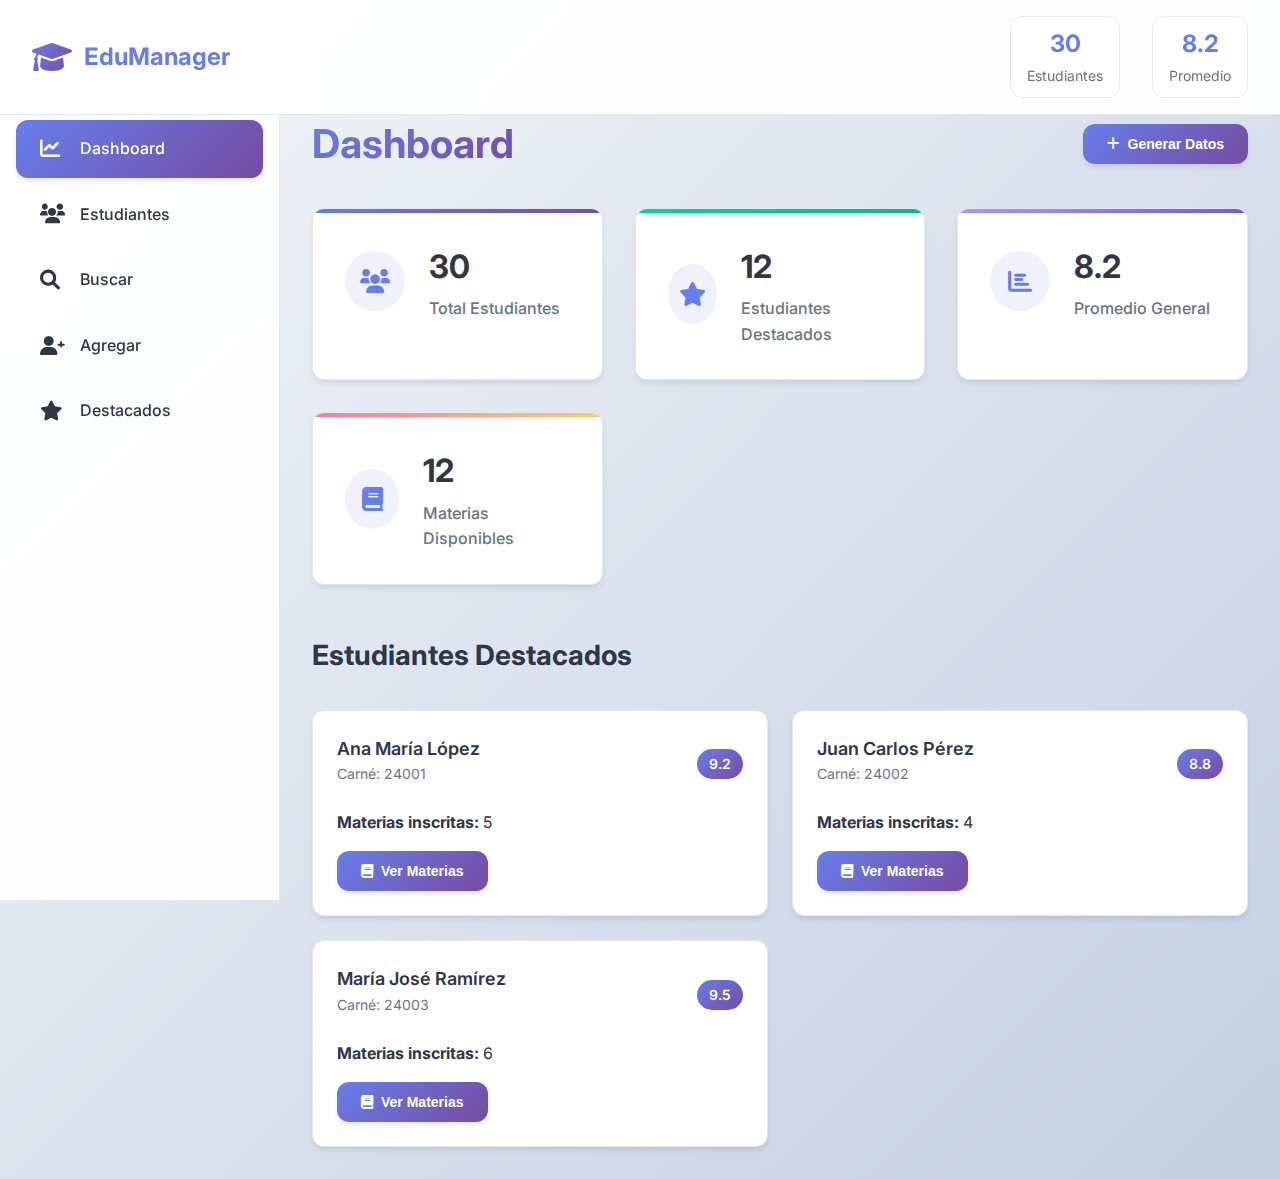
<file: demo.html>
<!DOCTYPE html>
<html lang="es">
<head>
    <meta charset="UTF-8">
    <meta name="viewport" content="width=device-width, initial-scale=1.0">
    <title>Sistema de Gestión de Estudiantes - Demo</title>
    <link href="https://cdnjs.cloudflare.com/ajax/libs/font-awesome/6.0.0/css/all.min.css" rel="stylesheet">
    <link href="https://fonts.googleapis.com/css2?family=Inter:wght@300;400;500;600;700&display=swap" rel="stylesheet">
    <style>
        /* Variables CSS para temas consistentes */
        :root {
            --primary-color: #667eea;
            --primary-gradient: linear-gradient(135deg, #667eea 0%, #764ba2 100%);
            --secondary-color: #f093fb;
            --accent-color: #4facfe;
            --success-color: #00d4aa;
            --warning-color: #ffeaa7;
            --danger-color: #fd79a8;
            --dark-color: #2d3748;
            --light-color: #f7fafc;
            --border-color: #e2e8f0;
            --shadow: 0 4px 6px -1px rgba(0, 0, 0, 0.1);
            --shadow-lg: 0 10px 15px -3px rgba(0, 0, 0, 0.1);
            --border-radius: 12px;
            --transition: all 0.3s cubic-bezier(0.4, 0, 0.2, 1);
        }

        /* Reset y base */
        * {
            margin: 0;
            padding: 0;
            box-sizing: border-box;
        }

        body {
            font-family: 'Inter', -apple-system, BlinkMacSystemFont, sans-serif;
            background: linear-gradient(135deg, #f5f7fa 0%, #c3cfe2 100%);
            color: var(--dark-color);
            line-height: 1.6;
            overflow-x: hidden;
        }

        /* Header moderno */
        .header {
            background: rgba(255, 255, 255, 0.95);
            backdrop-filter: blur(20px);
            border-bottom: 1px solid var(--border-color);
            position: fixed;
            top: 0;
            left: 0;
            right: 0;
            z-index: 1000;
            padding: 1rem 2rem;
        }

        .header-content {
            display: flex;
            justify-content: space-between;
            align-items: center;
            max-width: 1400px;
            margin: 0 auto;
        }

        .logo {
            display: flex;
            align-items: center;
            gap: 0.75rem;
            font-size: 1.5rem;
            font-weight: 700;
            color: var(--primary-color);
        }

        .logo i {
            font-size: 2rem;
            background: var(--primary-gradient);
            -webkit-background-clip: text;
            -webkit-text-fill-color: transparent;
        }

        .header-stats {
            display: flex;
            gap: 2rem;
        }

        .stat-card {
            text-align: center;
            padding: 0.5rem 1rem;
            background: rgba(255, 255, 255, 0.8);
            border-radius: var(--border-radius);
            border: 1px solid var(--border-color);
        }

        .stat-number {
            display: block;
            font-size: 1.5rem;
            font-weight: 700;
            color: var(--primary-color);
        }

        .stat-label {
            font-size: 0.875rem;
            color: #64748b;
        }

        /* Sidebar navegación */
        .sidebar {
            position: fixed;
            left: 0;
            top: 80px;
            width: 280px;
            height: calc(100vh - 80px);
            background: rgba(255, 255, 255, 0.95);
            backdrop-filter: blur(20px);
            border-right: 1px solid var(--border-color);
            padding: 2rem 0;
            z-index: 999;
        }

        .sidebar-content {
            padding: 0 1rem;
        }

        .nav-item {
            display: flex;
            align-items: center;
            gap: 1rem;
            padding: 1rem 1.5rem;
            margin: 0.5rem 0;
            border-radius: var(--border-radius);
            cursor: pointer;
            transition: var(--transition);
            font-weight: 500;
        }

        .nav-item:hover {
            background: rgba(102, 126, 234, 0.1);
            transform: translateX(5px);
        }

        .nav-item.active {
            background: var(--primary-gradient);
            color: white;
            box-shadow: var(--shadow);
        }

        .nav-item i {
            font-size: 1.25rem;
            width: 24px;
        }

        /* Contenido principal */
        .main-content {
            margin-left: 280px;
            margin-top: 80px;
            padding: 2rem;
            min-height: calc(100vh - 80px);
        }

        .content-section {
            display: none;
            animation: fadeInUp 0.5s ease-out;
        }

        .content-section.active {
            display: block;
        }

        .section-header {
            display: flex;
            justify-content: space-between;
            align-items: center;
            margin-bottom: 2rem;
        }

        .section-header h1 {
            font-size: 2.5rem;
            font-weight: 700;
            background: var(--primary-gradient);
            -webkit-background-clip: text;
            -webkit-text-fill-color: transparent;
        }

        /* Dashboard grid */
        .dashboard-grid {
            display: grid;
            grid-template-columns: repeat(auto-fit, minmax(280px, 1fr));
            gap: 2rem;
            margin-bottom: 3rem;
        }

        .card {
            background: white;
            border-radius: var(--border-radius);
            padding: 2rem;
            box-shadow: var(--shadow);
            border: 1px solid var(--border-color);
            transition: var(--transition);
            position: relative;
            overflow: hidden;
        }

        .card:hover {
            transform: translateY(-5px);
            box-shadow: var(--shadow-lg);
        }

        .card::before {
            content: '';
            position: absolute;
            top: 0;
            left: 0;
            right: 0;
            height: 4px;
            background: var(--primary-gradient);
        }

        .gradient-blue::before { background: linear-gradient(135deg, #667eea 0%, #764ba2 100%); }
        .gradient-green::before { background: linear-gradient(135deg, #00d4aa 0%, #00b894 100%); }
        .gradient-purple::before { background: linear-gradient(135deg, #a29bfe 0%, #6c5ce7 100%); }
        .gradient-orange::before { background: linear-gradient(135deg, #fd79a8 0%, #fdcb6e 100%); }

        .card-content {
            display: flex;
            align-items: center;
            gap: 1.5rem;
        }

        .card-icon {
            width: 60px;
            height: 60px;
            border-radius: 50%;
            display: flex;
            align-items: center;
            justify-content: center;
            background: rgba(102, 126, 234, 0.1);
            color: var(--primary-color);
            font-size: 1.5rem;
        }

        .card-info h3 {
            font-size: 2rem;
            font-weight: 700;
            margin-bottom: 0.25rem;
        }

        .card-info p {
            color: #64748b;
            font-weight: 500;
        }

        /* Botones modernos */
        .btn {
            display: inline-flex;
            align-items: center;
            gap: 0.5rem;
            padding: 0.75rem 1.5rem;
            border: none;
            border-radius: var(--border-radius);
            font-weight: 600;
            text-decoration: none;
            cursor: pointer;
            transition: var(--transition);
            font-size: 0.875rem;
        }

        .btn-primary {
            background: var(--primary-gradient);
            color: white;
            box-shadow: var(--shadow);
        }

        .btn-primary:hover {
            transform: translateY(-2px);
            box-shadow: var(--shadow-lg);
        }

        /* Grid de estudiantes destacados */
        .students-grid {
            display: grid;
            grid-template-columns: repeat(auto-fill, minmax(350px, 1fr));
            gap: 1.5rem;
        }

        .student-card {
            background: white;
            border-radius: var(--border-radius);
            padding: 1.5rem;
            box-shadow: var(--shadow);
            border: 1px solid var(--border-color);
            transition: var(--transition);
        }

        .student-card:hover {
            transform: translateY(-3px);
            box-shadow: var(--shadow-lg);
        }

        .student-header {
            display: flex;
            justify-content: space-between;
            align-items: center;
            margin-bottom: 1rem;
        }

        .student-name {
            font-weight: 600;
            font-size: 1.125rem;
        }

        .student-grade {
            background: var(--primary-gradient);
            color: white;
            padding: 0.25rem 0.75rem;
            border-radius: 20px;
            font-weight: 600;
            font-size: 0.875rem;
        }

        .student-id {
            color: #64748b;
            font-size: 0.875rem;
            margin-bottom: 0.5rem;
        }

        /* Animaciones */
        @keyframes fadeInUp {
            from {
                opacity: 0;
                transform: translateY(30px);
            }
            to {
                opacity: 1;
                transform: translateY(0);
            }
        }

        /* Responsive */
        @media (max-width: 768px) {
            .sidebar {
                transform: translateX(-100%);
            }
            
            .main-content {
                margin-left: 0;
                padding: 1rem;
            }
            
            .header-stats {
                display: none;
            }
            
            .dashboard-grid {
                grid-template-columns: 1fr;
            }
        }
    </style>
</head>
<body>
    <!-- Header moderno -->
    <header class="header">
        <div class="header-content">
            <div class="logo">
                <i class="fas fa-graduation-cap"></i>
                <span>EduManager</span>
            </div>
            <div class="header-stats">
                <div class="stat-card">
                    <span class="stat-number">30</span>
                    <span class="stat-label">Estudiantes</span>
                </div>
                <div class="stat-card">
                    <span class="stat-number">8.2</span>
                    <span class="stat-label">Promedio</span>
                </div>
            </div>
        </div>
    </header>

    <!-- Navegación lateral -->
    <nav class="sidebar">
        <div class="sidebar-content">
            <div class="nav-item active">
                <i class="fas fa-chart-line"></i>
                <span>Dashboard</span>
            </div>
            <div class="nav-item">
                <i class="fas fa-users"></i>
                <span>Estudiantes</span>
            </div>
            <div class="nav-item">
                <i class="fas fa-search"></i>
                <span>Buscar</span>
            </div>
            <div class="nav-item">
                <i class="fas fa-user-plus"></i>
                <span>Agregar</span>
            </div>
            <div class="nav-item">
                <i class="fas fa-star"></i>
                <span>Destacados</span>
            </div>
        </div>
    </nav>

    <!-- Contenido principal -->
    <main class="main-content">
        <!-- Dashboard Section -->
        <section id="dashboard" class="content-section active">
            <div class="section-header">
                <h1>Dashboard</h1>
                <button class="btn btn-primary">
                    <i class="fas fa-plus"></i>
                    Generar Datos
                </button>
            </div>
            
            <div class="dashboard-grid">
                <div class="card gradient-blue">
                    <div class="card-content">
                        <div class="card-icon">
                            <i class="fas fa-users"></i>
                        </div>
                        <div class="card-info">
                            <h3>30</h3>
                            <p>Total Estudiantes</p>
                        </div>
                    </div>
                </div>
                
                <div class="card gradient-green">
                    <div class="card-content">
                        <div class="card-icon">
                            <i class="fas fa-star"></i>
                        </div>
                        <div class="card-info">
                            <h3>12</h3>
                            <p>Estudiantes Destacados</p>
                        </div>
                    </div>
                </div>
                
                <div class="card gradient-purple">
                    <div class="card-content">
                        <div class="card-icon">
                            <i class="fas fa-chart-bar"></i>
                        </div>
                        <div class="card-info">
                            <h3>8.2</h3>
                            <p>Promedio General</p>
                        </div>
                    </div>
                </div>
                
                <div class="card gradient-orange">
                    <div class="card-content">
                        <div class="card-icon">
                            <i class="fas fa-book"></i>
                        </div>
                        <div class="card-info">
                            <h3>12</h3>
                            <p>Materias Disponibles</p>
                        </div>
                    </div>
                </div>
            </div>

            <!-- Ejemplo de estudiantes destacados -->
            <div class="section-header">
                <h2 style="font-size: 1.75rem; color: var(--dark-color);">Estudiantes Destacados</h2>
            </div>
            
            <div class="students-grid">
                <div class="student-card">
                    <div class="student-header">
                        <div>
                            <div class="student-name">Ana María López</div>
                            <div class="student-id">Carné: 24001</div>
                        </div>
                        <div class="student-grade">9.2</div>
                    </div>
                    <div style="margin-bottom: 1rem;">
                        <strong>Materias inscritas:</strong> 5
                    </div>
                    <button class="btn btn-primary">
                        <i class="fas fa-book"></i>
                        Ver Materias
                    </button>
                </div>

                <div class="student-card">
                    <div class="student-header">
                        <div>
                            <div class="student-name">Juan Carlos Pérez</div>
                            <div class="student-id">Carné: 24002</div>
                        </div>
                        <div class="student-grade">8.8</div>
                    </div>
                    <div style="margin-bottom: 1rem;">
                        <strong>Materias inscritas:</strong> 4
                    </div>
                    <button class="btn btn-primary">
                        <i class="fas fa-book"></i>
                        Ver Materias
                    </button>
                </div>

                <div class="student-card">
                    <div class="student-header">
                        <div>
                            <div class="student-name">María José Ramírez</div>
                            <div class="student-id">Carné: 24003</div>
                        </div>
                        <div class="student-grade">9.5</div>
                    </div>
                    <div style="margin-bottom: 1rem;">
                        <strong>Materias inscritas:</strong> 6
                    </div>
                    <button class="btn btn-primary">
                        <i class="fas fa-book"></i>
                        Ver Materias
                    </button>
                </div>
            </div>
        </section>
    </main>
</body>
</html>
</file>
